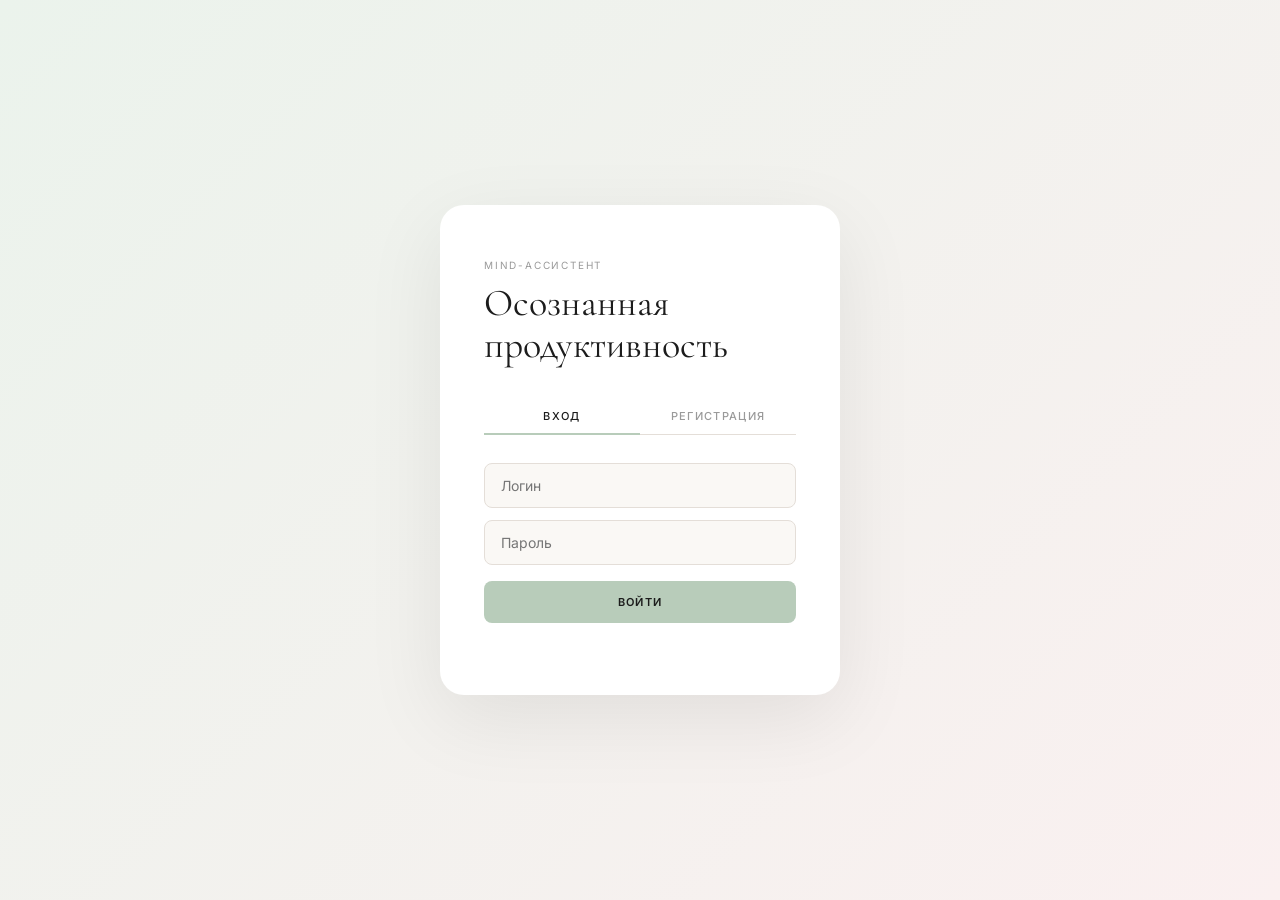
<file: index.html>
<!DOCTYPE html>
<html lang="ru">
<head>
<meta charset="UTF-8">
<meta name="viewport" content="width=device-width, initial-scale=1.0, maximum-scale=1">
<title>Mind-ассистент | Осознанная продуктивность</title>
<link href="https://fonts.googleapis.com/css2?family=Cormorant+Garamond:ital,wght@0,300;0,400;0,500;1,300;1,400&family=Inter:opsz,wght@14..32,300;400;500;600&display=swap" rel="stylesheet">
<style>
:root {
  --green:       #B8CCBA;
  --green-light: #D4E6D6;
  --green-pale:  #EBF3EC;
  --pink:        #E0BCBC;
  --pink-light:  #EED4D4;
  --pink-pale:   #FAF0F0;
  --cream:       #FAF8F5;
  --white:       #FFFFFF;
  --ink:         #1C1C1C;
  --ink-mid:     #5A5A5A;
  --ink-soft:    #9A9A9A;
  --border:      #E4DED8;
  --sidebar-bg:  #2A2E2A;
  --sidebar-txt: #E8EDE8;
  --sidebar-sub: #7A8A7A;
  --r: 14px;
  --r-sm: 8px;
  --shadow: 0 2px 20px rgba(0,0,0,0.06);
}
*,*::before,*::after{box-sizing:border-box;margin:0;padding:0}
html{height:100%}
body{min-height:100%;font-family:'Inter',sans-serif;background:var(--cream);color:var(--ink);font-size:14px;line-height:1.6;-webkit-font-smoothing:antialiased}
.hidden{display:none!important}
.screen{min-height:100dvh}

/* AUTH */
.auth-screen{display:flex;align-items:center;justify-content:center;min-height:100dvh;background:linear-gradient(135deg,var(--green-pale) 0%,var(--pink-pale) 100%);padding:24px}
.auth-card{background:var(--white);border-radius:24px;padding:52px 44px;width:100%;max-width:400px;box-shadow:0 24px 80px rgba(0,0,0,0.08)}
.auth-eyebrow{font-size:10px;letter-spacing:0.18em;text-transform:uppercase;color:var(--ink-soft);margin-bottom:10px}
.auth-card h1{font-family:'Cormorant Garamond',serif;font-size:38px;font-weight:400;line-height:1.1;margin-bottom:32px}
.auth-tabs{display:flex;border-bottom:1.5px solid var(--border);margin-bottom:28px}
.auth-tab{flex:1;padding:10px 0;border:none;background:transparent;font-family:'Inter',sans-serif;font-size:11px;letter-spacing:0.12em;text-transform:uppercase;font-weight:500;color:var(--ink-soft);cursor:pointer;border-bottom:2px solid transparent;margin-bottom:-1.5px;transition:all .18s}
.auth-tab.active{color:var(--ink);border-bottom-color:var(--green)}
.auth-form{display:none;flex-direction:column;gap:12px}
.auth-form.active{display:flex}
.auth-form input{padding:13px 16px;border:1.5px solid var(--border);border-radius:var(--r-sm);font-size:14px;font-family:'Inter',sans-serif;background:var(--cream);color:var(--ink);outline:none;transition:border-color .15s,background .15s}
.auth-form input:focus{border-color:var(--green);background:var(--white)}
.auth-form button{margin-top:4px;padding:14px;background:var(--green);color:var(--ink);border:none;border-radius:var(--r-sm);font-size:11px;font-family:'Inter',sans-serif;font-weight:600;letter-spacing:0.12em;text-transform:uppercase;cursor:pointer;transition:background .18s}
.auth-form button:hover{background:var(--green-light)}
.auth-error{font-size:12px;color:#B85555;min-height:14px;margin-top:-6px}

/* SETUP */
.setup-screen{display:flex;align-items:center;justify-content:center;min-height:100dvh;background:linear-gradient(135deg,var(--pink-pale) 0%,var(--green-pale) 100%);padding:24px}
.setup-card{background:var(--white);border-radius:24px;padding:52px 44px;width:100%;max-width:400px;box-shadow:0 24px 80px rgba(0,0,0,0.08);text-align:center}
.setup-icon{font-size:40px;display:block;margin-bottom:20px}
.setup-card h2{font-family:'Cormorant Garamond',serif;font-size:32px;font-weight:400;margin-bottom:8px;line-height:1.15}
.setup-card>p{color:var(--ink-soft);font-size:13px;margin-bottom:28px}
.setup-card .time-label{display:block;text-align:left;font-size:10px;letter-spacing:0.14em;text-transform:uppercase;font-weight:600;color:var(--ink-soft);margin-bottom:8px;margin-top:18px}
.setup-card input[type=text],.setup-card input[type=time]{display:block;width:100%;padding:13px 16px;border:1.5px solid var(--border);border-radius:var(--r-sm);font-size:15px;font-family:'Inter',sans-serif;background:var(--cream);color:var(--ink);outline:none;transition:border-color .15s;-webkit-appearance:none;appearance:none}
.setup-card input:focus{border-color:var(--green);background:var(--white)}
.setup-btn{display:block;width:100%;margin-top:28px;padding:15px;background:var(--sidebar-bg);color:var(--sidebar-txt);border:none;border-radius:var(--r-sm);font-size:11px;font-family:'Inter',sans-serif;font-weight:600;letter-spacing:0.14em;text-transform:uppercase;cursor:pointer;-webkit-tap-highlight-color:transparent;touch-action:manipulation;transition:opacity .15s}
.setup-btn:hover{opacity:.85}
.setup-btn:active{opacity:.7}

/* MAIN APP */
.main-app{display:flex;min-height:100dvh}

/* SIDEBAR */
.sidebar{width:220px;flex-shrink:0;background:var(--sidebar-bg);display:flex;flex-direction:column;padding:36px 24px;position:fixed;top:0;left:0;bottom:0;z-index:10}
.logo{margin-bottom:48px}
.logo-wordmark{font-family:'Cormorant Garamond',serif;font-size:22px;font-weight:300;color:var(--sidebar-txt);letter-spacing:0.04em;line-height:1.2}
.logo-sub{font-size:9px;letter-spacing:0.18em;text-transform:uppercase;color:var(--sidebar-sub);margin-top:4px}
.nav{display:flex;flex-direction:column;gap:2px;flex:1}
.nav-link{display:flex;align-items:center;gap:10px;padding:10px 12px;border-radius:var(--r-sm);font-size:10px;font-weight:600;letter-spacing:0.12em;text-transform:uppercase;color:var(--sidebar-sub);text-decoration:none;cursor:pointer;transition:all .15s}
.nav-link::before{content:'';width:4px;height:4px;border-radius:50%;background:var(--green);opacity:0;transition:opacity .15s;flex-shrink:0}
.nav-link:hover{color:var(--sidebar-txt)}
.nav-link.active{color:var(--sidebar-txt)}
.nav-link.active::before{opacity:1}
.sidebar-bottom{padding-top:24px;border-top:1px solid rgba(255,255,255,0.07)}
.user-chip{display:flex;align-items:center;gap:10px;margin-bottom:14px}
.user-ava{width:30px;height:30px;border-radius:50%;background:var(--green);display:flex;align-items:center;justify-content:center;font-size:12px;font-weight:700;color:var(--sidebar-bg);flex-shrink:0}
.user-name-txt{font-size:13px;font-weight:500;color:var(--sidebar-txt);overflow:hidden;text-overflow:ellipsis;white-space:nowrap}
.logout-btn{width:100%;padding:9px;background:transparent;border:1px solid rgba(255,255,255,0.1);border-radius:var(--r-sm);color:var(--sidebar-sub);font-size:9px;font-family:'Inter',sans-serif;font-weight:600;letter-spacing:0.14em;text-transform:uppercase;cursor:pointer;transition:all .15s}
.logout-btn:hover{border-color:rgba(255,255,255,0.25);color:var(--sidebar-txt)}
.daily-reminder{margin-top:16px;font-size:11px;color:var(--sidebar-sub);line-height:1.6;font-style:italic}

/* MAIN CONTENT */
.main-content{margin-left:220px;flex:1;padding:52px 56px;min-width:0}

/* PAGE HEADER */
.page-header{margin-bottom:40px;display:flex;align-items:flex-end;justify-content:space-between;border-bottom:1px solid var(--border);padding-bottom:24px}
.page-eyebrow{font-size:10px;letter-spacing:0.18em;text-transform:uppercase;color:var(--ink-soft);margin-bottom:8px}
.page-header h2{font-family:'Cormorant Garamond',serif;font-size:42px;font-weight:400;line-height:1;color:var(--ink)}
.greeting{font-size:13px;color:var(--ink-soft);text-align:right;line-height:1.5}
.greeting-name{color:var(--ink);font-weight:500}

/* PROGRESS */
.progress-block{background:var(--white);border-radius:var(--r);padding:20px 24px;margin-bottom:24px;box-shadow:var(--shadow)}
.progress-label{display:flex;justify-content:space-between;font-size:9px;font-weight:600;letter-spacing:0.14em;text-transform:uppercase;color:var(--ink-soft);margin-bottom:10px}
.progress-bar-bg{height:4px;background:var(--green-pale);border-radius:99px;overflow:hidden}
.progress-bar-fill{height:100%;background:linear-gradient(90deg,var(--green),var(--pink));border-radius:99px;transition:width .4s ease}

/* TASKS */
.tasks-list{display:flex;flex-direction:column;gap:10px;margin-bottom:20px}
.task-card{background:var(--white);border:1px solid var(--border);border-radius:var(--r);padding:20px 22px;box-shadow:var(--shadow);transition:border-color .2s}
.task-card.completed{background:var(--green-pale);border-color:var(--green)}
.task-card.completed .task-title{text-decoration:line-through;color:var(--ink-soft)}
.task-header{display:flex;align-items:center;gap:14px}
.task-check{width:18px;height:18px;accent-color:var(--green);cursor:pointer;flex-shrink:0}
.task-title{flex:1;font-size:14px;font-weight:500}
.delete-task-btn{background:none;border:none;color:var(--border);cursor:pointer;font-size:16px;padding:4px;border-radius:4px;transition:color .15s;line-height:1}
.delete-task-btn:hover{color:#C05050}
.task-reward-input{display:block;width:100%;margin-top:14px;padding:10px 14px;border:1.5px solid var(--border);border-radius:var(--r-sm);font-size:12px;font-family:'Inter',sans-serif;color:var(--ink);background:var(--cream);outline:none;transition:border-color .15s,background .15s}
.task-reward-input:focus{border-color:var(--pink);background:var(--white)}
.task-reward-input.has-value{background:var(--pink-pale);border-color:var(--pink)}

/* ADD TASK */
.add-task-form{display:flex;gap:10px;margin-top:8px}
.add-task-form input{flex:1;padding:12px 16px;border:1.5px solid var(--border);border-radius:var(--r-sm);font-size:14px;font-family:'Inter',sans-serif;background:var(--white);color:var(--ink);outline:none;transition:border-color .15s;box-shadow:var(--shadow)}
.add-task-form input:focus{border-color:var(--green)}
.add-task-form input:disabled{opacity:.35}
.add-task-form button{padding:12px 20px;background:var(--sidebar-bg);color:var(--sidebar-txt);border:none;border-radius:var(--r-sm);font-size:10px;font-weight:600;font-family:'Inter',sans-serif;letter-spacing:0.12em;text-transform:uppercase;cursor:pointer;white-space:nowrap;transition:opacity .15s}
.add-task-form button:hover{opacity:.82}
.add-task-form button:disabled{opacity:.35;cursor:not-allowed}
.task-limit-note{text-align:center;font-size:11px;color:var(--ink-soft);margin-top:12px;letter-spacing:0.04em}
.task-limit-warn{color:#B85555}

/* EMPTY */
.empty-state{text-align:center;padding:64px 40px;background:var(--white);border-radius:var(--r);box-shadow:var(--shadow);margin-bottom:20px}
.empty-emoji{font-size:48px;display:block;margin-bottom:16px}
.empty-state p{color:var(--ink-soft);font-size:13px;margin-bottom:4px}
.empty-state p:first-of-type{font-family:'Cormorant Garamond',serif;font-size:22px;color:var(--ink);margin-bottom:8px}

/* STATS */
.stats-grid{display:grid;grid-template-columns:repeat(auto-fill,minmax(130px,1fr));gap:12px;margin-bottom:24px}
.stat-card{background:var(--white);border-radius:var(--r);padding:24px 18px;box-shadow:var(--shadow);text-align:center}
.stat-number{font-family:'Cormorant Garamond',serif;font-size:40px;font-weight:400;color:var(--ink);line-height:1;margin-bottom:8px}
.stat-label{font-size:9px;color:var(--ink-soft);text-transform:uppercase;letter-spacing:0.14em;font-weight:600}

/* REWARDS */
.rewards-list{display:flex;flex-direction:column;gap:12px}
.reward-item{background:var(--white);border:1px solid var(--border);border-radius:var(--r);padding:22px 24px;box-shadow:var(--shadow)}
.reward-item.claimed{background:var(--green-pale);border-color:var(--green)}
.reward-task-name{font-size:15px;font-weight:600;margin-bottom:6px}
.reward-status-badge{display:inline-block;font-size:9px;padding:3px 10px;border-radius:20px;font-weight:700;letter-spacing:0.1em;text-transform:uppercase;margin-bottom:14px}
.badge-done{background:var(--green-light);color:#2E6040}
.badge-pending{background:var(--pink-light);color:#8B4040}
.reward-value{font-size:13px;padding:12px 14px;background:var(--cream);border-radius:var(--r-sm);margin-bottom:14px;color:var(--ink-mid)}
.reward-claim-label{display:flex;align-items:center;gap:10px;cursor:pointer;font-size:13px;font-weight:500}
.reward-claim-check{width:17px;height:17px;accent-color:var(--green);cursor:pointer}

/* REST */
.rest-card{background:var(--white);border-radius:var(--r);padding:64px 48px;box-shadow:var(--shadow);text-align:center}
.rest-tip-label{font-size:9px;letter-spacing:0.18em;text-transform:uppercase;color:var(--ink-soft);margin-bottom:24px}
.rest-quote{font-family:'Cormorant Garamond',serif;font-size:32px;font-style:italic;font-weight:300;color:var(--ink);margin:0 auto 28px;max-width:480px;line-height:1.4}
.rest-sub{font-size:13px;color:var(--ink-soft);line-height:1.8;margin-bottom:40px}
.rest-deco{display:flex;justify-content:center;gap:8px}
.rest-dot{width:6px;height:6px;border-radius:50%}
.rest-dot:nth-child(1){background:var(--green)}
.rest-dot:nth-child(2){background:var(--pink)}
.rest-dot:nth-child(3){background:var(--green-light)}

/* NOTIF PROMPT */
.notification-prompt{position:fixed;bottom:24px;left:50%;transform:translateX(-50%);z-index:100;width:calc(100% - 48px);max-width:420px}
.notification-card{background:var(--sidebar-bg);color:var(--sidebar-txt);border-radius:var(--r);padding:20px 24px;box-shadow:0 12px 48px rgba(0,0,0,0.3);display:flex;flex-wrap:wrap;align-items:center;gap:12px}
.notification-card p{flex:1;font-size:13px;min-width:160px}
.notification-card button{padding:9px 16px;border-radius:var(--r-sm);font-size:10px;font-weight:700;letter-spacing:0.1em;text-transform:uppercase;cursor:pointer;font-family:'Inter',sans-serif;border:none;transition:opacity .15s}
#allowNotificationsBtn{background:var(--green);color:var(--ink)}
#denyNotificationsBtn{background:transparent;color:var(--sidebar-sub);border:1px solid rgba(255,255,255,0.12)!important}

/* MOBILE TOPBAR */
.mobile-topbar{display:none!important}
.mobile-topbar-user{display:flex;align-items:center;gap:10px}
.mobile-topbar-name{font-size:13px;font-weight:500;color:var(--sidebar-txt)}
.mobile-logout-btn{padding:7px 14px;background:transparent;border:1px solid rgba(255,255,255,0.15);border-radius:var(--r-sm);color:var(--sidebar-sub);font-size:9px;font-family:'Inter',sans-serif;font-weight:600;letter-spacing:0.12em;text-transform:uppercase;cursor:pointer;transition:all .15s}
.mobile-logout-btn:hover{color:var(--sidebar-txt)}

/* MOBILE HEADER */
.mobile-header{display:none!important}
.mobile-logo{font-family:'Cormorant Garamond',serif;font-size:20px;font-weight:300;letter-spacing:0.04em}
.hamburger{width:32px;height:32px;background:transparent;border:none;cursor:pointer;display:flex;flex-direction:column;justify-content:center;gap:5px;padding:4px}
.hamburger span{display:block;height:1.5px;background:var(--sidebar-txt);border-radius:2px}
.sidebar-overlay{display:none;position:fixed;inset:0;background:rgba(0,0,0,0.45);z-index:30}
.sidebar-overlay.open{display:block}
.mobile-bottom-nav{display:none}

@media(max-width:768px){
  .sidebar{display:none!important}
  .sidebar-overlay{display:none!important}
  .main-content{margin-left:0!important;padding:20px 20px 100px;width:100%}

  .page-header{flex-direction:column;align-items:flex-start;gap:8px}
  .greeting{text-align:left}
  .page-header h2{font-size:32px}
  .stats-grid{grid-template-columns:repeat(2,1fr)}
  .add-task-form{flex-direction:column}
  .add-task-form button{width:100%}
  .auth-card,.setup-card{padding:36px 24px}
  .mobile-bottom-nav{display:flex;position:fixed;bottom:0;left:0;right:0;background:var(--sidebar-bg);padding:8px 0 max(10px,env(safe-area-inset-bottom));justify-content:space-around;z-index:20;border-top:1px solid rgba(255,255,255,0.06)}
  .mobile-nav-btn{display:flex;flex-direction:column;align-items:center;gap:3px;background:none;border:none;cursor:pointer;color:var(--sidebar-sub);font-family:'Inter',sans-serif;font-size:9px;font-weight:600;letter-spacing:0.1em;text-transform:uppercase;padding:4px 12px;-webkit-tap-highlight-color:transparent;touch-action:manipulation;transition:color .15s}
  .mobile-nav-btn .nav-icon{font-size:20px;margin-bottom:1px}
  .mobile-nav-btn.active{color:var(--green)}
}
</style>
</head>
<body>
<div id="app">

<div id="authScreen" class="screen auth-screen">
  <div class="auth-card">
    <p class="auth-eyebrow">mind-ассистент</p>
    <h1>Осознанная<br>продуктивность</h1>
    <div class="auth-tabs">
      <button class="auth-tab active" data-tab="login">Вход</button>
      <button class="auth-tab" data-tab="register">Регистрация</button>
    </div>
    <div id="loginForm" class="auth-form active">
      <input type="text" id="loginUsername" placeholder="Логин" autocomplete="username">
      <input type="password" id="loginPassword" placeholder="Пароль" autocomplete="current-password">
      <button id="doLoginBtn">Войти</button>
      <p class="auth-error" id="loginError"></p>
    </div>
    <div id="registerForm" class="auth-form">
      <input type="text" id="regUsername" placeholder="Логин" autocomplete="username">
      <input type="email" id="regEmail" placeholder="Email" autocomplete="email">
      <input type="password" id="regPassword" placeholder="Пароль" autocomplete="new-password">
      <button id="doRegisterBtn">Зарегистрироваться</button>
      <p class="auth-error" id="regError"></p>
    </div>
  </div>
</div>

<div id="nameSetupScreen" class="screen setup-screen hidden">
  <div class="setup-card">
    <span class="setup-icon">👋</span>
    <h2>Как к вам обращаться?</h2>
    <p>Введите ваше имя — мы будем использовать его в приложении</p>
    <input type="text" id="userNameInput" placeholder="Например: Алеся" autocomplete="given-name">
    <button class="setup-btn" id="saveNameBtn">Продолжить</button>
  </div>
</div>

<div id="notificationsSetupScreen" class="screen setup-screen hidden">
  <div class="setup-card">
    <span class="setup-icon">🔔</span>
    <h2>Настройка напоминаний</h2>
    <p>Выберите удобное время для уведомлений</p>
    <span class="time-label">Утреннее напоминание</span>
    <input type="time" id="morningTime" value="09:00">
    <span class="time-label">Вечернее напоминание</span>
    <input type="time" id="eveningTime" value="20:00">
    <button class="setup-btn" id="saveNotificationsBtn">Сохранить и начать</button>
  </div>
</div>

<div id="mainApp" class="screen main-app hidden">
  <aside class="sidebar">
    <div class="logo">
      <div class="logo-wordmark">Mind</div>
      <div class="logo-sub">Осознанная продуктивность</div>
    </div>
    <nav class="nav">
      <a class="nav-link active" data-page="planner" href="#">📋 Планер</a>
      <a class="nav-link" data-page="progress" href="#">📊 Прогресс</a>
      <a class="nav-link" data-page="rewards" href="#">🏆 Награды</a>
      <a class="nav-link" data-page="rest" href="#">🌿 Отдых</a>
    </nav>
    <div class="sidebar-bottom">
      <div class="user-chip">
        <div class="user-ava" id="userAvatar">?</div>
        <span class="user-name-txt" id="userNameDisplay"></span>
      </div>
      <button class="logout-btn" id="logoutBtn">Выйти</button>
      <p class="daily-reminder" id="dailyReminder"></p>
    </div>
  </aside>
  <div class="mobile-topbar" id="mobileTopbar">
    <div class="mobile-topbar-user">
      <div class="user-ava" id="mobileUserAvatar">?</div>
      <span class="mobile-topbar-name" id="mobileUserName"></span>
    </div>
    <button id="mobileLogoutBtn" class="mobile-logout-btn">Выйти</button>
  </div>
  <main class="main-content" id="mainContent"></main>
  <nav class="mobile-bottom-nav">
    <button class="mobile-nav-btn active" data-page="planner"><span class="nav-icon">📋</span>Планер</button>
    <button class="mobile-nav-btn" data-page="progress"><span class="nav-icon">📊</span>Прогресс</button>
    <button class="mobile-nav-btn" data-page="rewards"><span class="nav-icon">🏆</span>Награды</button>
    <button class="mobile-nav-btn" data-page="rest"><span class="nav-icon">🌿</span>Отдых</button>
  </nav>
</div>
</div>

<div id="notificationPermission" class="notification-prompt hidden">
  <div class="notification-card">
    <p>🔔 Получать утренние и вечерние напоминания?</p>
    <button id="allowNotificationsBtn">Разрешить</button>
    <button id="denyNotificationsBtn">Не сейчас</button>
  </div>
</div>

<script>
// STORE
var users = JSON.parse(localStorage.getItem('mind_users') || '[]');
var currentUser = JSON.parse(localStorage.getItem('mind_currentUser') || 'null');

function saveUsers(){ localStorage.setItem('mind_users', JSON.stringify(users)); }
function saveCurrentUser(){
  localStorage.setItem('mind_currentUser', JSON.stringify(currentUser));
  var idx = users.findIndex(function(u){ return u.id === currentUser.id; });
  if(idx !== -1){ users[idx] = currentUser; saveUsers(); }
}

function showScreen(id){
  document.querySelectorAll('.screen').forEach(function(s){ s.classList.add('hidden'); });
  var el = document.getElementById(id);
  if(el) el.classList.remove('hidden');
}

// AUTH TABS
document.querySelectorAll('.auth-tab').forEach(function(tab){
  tab.addEventListener('click', function(){
    document.querySelectorAll('.auth-tab').forEach(function(t){ t.classList.remove('active'); });
    tab.classList.add('active');
    document.querySelectorAll('.auth-form').forEach(function(f){ f.classList.remove('active'); });
    var form = document.getElementById(tab.dataset.tab + 'Form');
    if(form) form.classList.add('active');
  });
});

function register(u, e, p){
  if(users.find(function(x){ return x.username === u; })){
    document.getElementById('regError').textContent = 'Пользователь уже существует';
    return false;
  }
  users.push({ id: Date.now(), username: u, email: e, password: p,
    name: '', isProfileSetup: false,
    notificationTimeMorning: '09:00', notificationTimeEvening: '20:00',
    tasks: [], claimedRewards: [] });
  saveUsers();
  return true;
}

function login(u, p){
  var user = users.find(function(x){ return x.username === u && x.password === p; });
  if(!user){ document.getElementById('loginError').textContent = 'Неверный логин или пароль'; return false; }
  currentUser = user;
  saveCurrentUser();
  return true;
}

// ONBOARDING — только при первой регистрации
function afterLogin(){
  if(!currentUser.name) showScreen('nameSetupScreen');
  else if(!currentUser.isProfileSetup) showScreen('notificationsSetupScreen');
  else startMainApp();
}

// NOTIFICATIONS
function requestNotifications(){
  Notification.requestPermission().then(function(p){
    if(p === 'granted') scheduleNotifications();
    document.getElementById('notificationPermission').classList.add('hidden');
  });
}

function scheduleNotifications(){
  if(!currentUser || Notification.permission !== 'granted') return;
  function at(time, title, body){
    var now = new Date();
    var parts = time.split(':').map(Number);
    var t = new Date(now.getFullYear(), now.getMonth(), now.getDate(), parts[0], parts[1]);
    if(t <= now) t.setDate(t.getDate() + 1);
    setTimeout(function(){ if(Notification.permission === 'granted') new Notification(title, { body: body }); }, t - now);
  }
  at(currentUser.notificationTimeMorning, 'Доброе утро!', currentUser.name + ', выбери три задачи на день.');
  at(currentUser.notificationTimeEvening, 'Время отдохнуть!', currentUser.name + ', ты отлично поработала!');
}

// TASKS
var MAX = 3;

function addTask(title){
  if(!title.trim()) return;
  if(currentUser.tasks.length >= MAX){ alert('Максимум 3 задачи в день!'); return; }
  currentUser.tasks.push({ id: Date.now(), title: title.trim(), completed: false, reward: '' });
  saveCurrentUser(); renderPlanner();
}

function toggleTask(id){
  var t = currentUser.tasks.find(function(t){ return t.id === id; });
  if(t){ t.completed = !t.completed; saveCurrentUser(); renderPlanner(); }
}

function updateTaskReward(id, val){
  var t = currentUser.tasks.find(function(t){ return t.id === id; });
  if(t){ t.reward = val; saveCurrentUser(); }
}

function deleteTask(id){
  if(!confirm('Удалить задачу?')) return;
  currentUser.tasks = currentUser.tasks.filter(function(t){ return t.id !== id; });
  currentUser.claimedRewards = (currentUser.claimedRewards || []).filter(function(r){ return r !== id; });
  saveCurrentUser(); renderCurrentPage();
}

function toggleRewardClaim(id){
  var t = currentUser.tasks.find(function(t){ return t.id === id; });
  if(!t || !(t.reward || '').trim()){ alert('Сначала пропишите награду в разделе «Планер»'); return; }
  if(!currentUser.claimedRewards) currentUser.claimedRewards = [];
  if(currentUser.claimedRewards.includes(id)){
    currentUser.claimedRewards = currentUser.claimedRewards.filter(function(r){ return r !== id; });
  } else {
    currentUser.claimedRewards.push(id);
    alert('Поздравляю! Ты получила награду: ' + t.reward);
  }
  saveCurrentUser(); renderRewards();
}

function esc(s){
  var d = document.createElement('div'); d.textContent = s || ''; return d.innerHTML;
}

// RENDER
function renderPlanner(){
  var c = document.getElementById('mainContent');
  if(!c) return;
  var done = currentUser.tasks.filter(function(t){ return t.completed; }).length;
  var pct = currentUser.tasks.length ? Math.round(done / currentUser.tasks.length * 100) : 0;
  var left = MAX - currentUser.tasks.length;
  var name = currentUser.name || currentUser.username;

  var tasksHtml;
  if(currentUser.tasks.length === 0){
    tasksHtml = '<div class="empty-state"><span class="empty-emoji">📝</span><p>Задач пока нет</p><p>Добавьте первую задачу ниже — до ' + MAX + ' в день</p></div>';
  } else {
    tasksHtml = '<div class="tasks-list">' + currentUser.tasks.map(function(t){
      return '<div class="task-card' + (t.completed ? ' completed' : '') + '">' +
        '<div class="task-header">' +
        '<input type="checkbox" class="task-check" data-id="' + t.id + '"' + (t.completed ? ' checked' : '') + '>' +
        '<span class="task-title">' + esc(t.title) + '</span>' +
        '<button class="delete-task-btn" data-id="' + t.id + '">✕</button>' +
        '</div>' +
        '<input type="text" class="task-reward-input' + ((t.reward || '').trim() ? ' has-value' : '') + '" placeholder="Моя награда за эту задачу…" value="' + esc(t.reward) + '" data-id="' + t.id + '">' +
        '</div>';
    }).join('') + '</div>';
  }

  c.innerHTML = '<div class="page-header"><div class="page-header-left"><p class="page-eyebrow">сегодня</p><h2>Планер дня</h2></div><div class="greeting"><span class="greeting-name">' + esc(name) + '</span><br>' + (left > 0 ? 'осталось ' + left + ' из ' + MAX + ' задач' : 'лимит на сегодня исчерпан') + '</div></div>' +
    '<div class="progress-block"><div class="progress-label"><span>Прогресс</span><span>' + pct + '%</span></div><div class="progress-bar-bg"><div class="progress-bar-fill" style="width:' + pct + '%"></div></div></div>' +
    tasksHtml +
    '<div class="add-task-form"><input type="text" id="newTaskTitle" placeholder="Новая задача…"' + (left <= 0 ? ' disabled' : '') + '><button id="addTaskBtn"' + (left <= 0 ? ' disabled' : '') + '>Добавить</button></div>' +
    '<p class="task-limit-note' + (left <= 0 ? ' task-limit-warn' : '') + '">' + (left <= 0 ? 'Завтра будет новый день!' : 'Можно добавить ещё ' + left + ' задачу') + '</p>';

  c.querySelectorAll('.task-check').forEach(function(cb){
    cb.addEventListener('change', function(e){ toggleTask(+e.target.dataset.id); });
  });
  c.querySelectorAll('.task-reward-input').forEach(function(inp){
    inp.addEventListener('input', function(e){ inp.classList.toggle('has-value', !!e.target.value.trim()); });
    inp.addEventListener('change', function(e){ updateTaskReward(+e.target.dataset.id, e.target.value); });
  });
  c.querySelectorAll('.delete-task-btn').forEach(function(btn){
    btn.addEventListener('click', function(e){ deleteTask(+e.target.dataset.id); });
  });
  var addBtn = document.getElementById('addTaskBtn');
  var inp = document.getElementById('newTaskTitle');
  if(addBtn && inp){
    addBtn.addEventListener('click', function(){ addTask(inp.value); inp.value = ''; });
    inp.addEventListener('keydown', function(e){ if(e.key === 'Enter'){ addTask(inp.value); inp.value = ''; } });
  }
}

function renderProgress(){
  var c = document.getElementById('mainContent');
  if(!c) return;
  var total = currentUser.tasks.length;
  var done = currentUser.tasks.filter(function(t){ return t.completed; }).length;
  var pct = total ? Math.round(done / total * 100) : 0;
  var rewFilled = currentUser.tasks.filter(function(t){ return (t.reward || '').trim(); }).length;
  var claimed = (currentUser.claimedRewards || []).length;
  c.innerHTML = '<div class="page-header"><div class="page-header-left"><p class="page-eyebrow">статистика</p><h2>Прогресс</h2></div></div>' +
    '<div class="stats-grid">' +
    '<div class="stat-card"><div class="stat-number">' + total + '/' + MAX + '</div><div class="stat-label">Задач сегодня</div></div>' +
    '<div class="stat-card"><div class="stat-number">' + done + '</div><div class="stat-label">Выполнено</div></div>' +
    '<div class="stat-card"><div class="stat-number">' + pct + '%</div><div class="stat-label">Эффективность</div></div>' +
    '<div class="stat-card"><div class="stat-number">' + rewFilled + '</div><div class="stat-label">Наград назначено</div></div>' +
    '<div class="stat-card"><div class="stat-number">' + claimed + '</div><div class="stat-label">Наград получено</div></div>' +
    '</div>' +
    '<div class="progress-block"><div class="progress-label"><span>Общий прогресс</span><span>' + pct + '%</span></div><div class="progress-bar-bg"><div class="progress-bar-fill" style="width:' + pct + '%"></div></div></div>';
}

function renderRewards(){
  var c = document.getElementById('mainContent');
  if(!c) return;
  var tasks = currentUser.tasks.filter(function(t){ return (t.reward || '').trim(); });
  if(!tasks.length){
    c.innerHTML = '<div class="page-header"><div class="page-header-left"><p class="page-eyebrow">мотивация</p><h2>Награды</h2></div></div>' +
      '<div class="empty-state"><span class="empty-emoji">🎁</span><p>Наград пока нет</p><p>Добавь награду к каждой задаче в разделе «Планер»</p></div>';
    return;
  }
  c.innerHTML = '<div class="page-header"><div class="page-header-left"><p class="page-eyebrow">мотивация</p><h2>Награды</h2></div></div>' +
    '<div class="rewards-list">' + tasks.map(function(t){
      var cl = (currentUser.claimedRewards || []).includes(t.id);
      return '<div class="reward-item' + (cl ? ' claimed' : '') + '">' +
        '<div class="reward-task-name">' + esc(t.title) + '</div>' +
        '<span class="reward-status-badge ' + (t.completed ? 'badge-done' : 'badge-pending') + '">' + (t.completed ? '✓ Выполнено' : '● В процессе') + '</span>' +
        '<div class="reward-value">🎁 ' + esc(t.reward) + '</div>' +
        '<label class="reward-claim-label">' +
        '<input type="checkbox" class="reward-claim-check" data-id="' + t.id + '"' + (cl ? ' checked' : '') + (!t.completed ? ' disabled' : '') + '>' +
        '<span>' + (cl ? 'Награда получена!' : 'Забрать награду') + '</span></label>' +
        (!t.completed ? '<p style="font-size:11px;color:#B85555;margin-top:8px">Сначала выполните задачу</p>' : '') +
        '</div>';
    }).join('') + '</div>';
  c.querySelectorAll('.reward-claim-check').forEach(function(cb){
    cb.addEventListener('change', function(e){ if(!cb.disabled) toggleRewardClaim(+e.target.dataset.id); });
  });
}

var REST_TIPS = [
  "Подыши свежим воздухом 5 минут","Выпей чай без телефона",
  "Сделай лёгкую растяжку","Послушай любимую музыку",
  "Ничего не делай — это тоже отдых","Почитай книгу 15 минут",
  "Прогуляйся вокруг дома","Сделай самомассаж",
  "Посмотри на небо","Зажги ароматическую свечу",
  "Нарисуй что-нибудь просто так","Напиши три приятных события дня"
];

function renderRest(){
  var c = document.getElementById('mainContent');
  if(!c) return;
  var now = new Date();
  var tip = REST_TIPS[Math.floor((now - new Date(now.getFullYear(),0,0)) / 86400000) % REST_TIPS.length];
  c.innerHTML = '<div class="page-header"><div class="page-header-left"><p class="page-eyebrow">практика</p><h2>Отдых</h2></div></div>' +
    '<div class="rest-card">' +
    '<p class="rest-tip-label">Совет дня</p>' +
    '<div class="rest-quote">"' + tip + '"</div>' +
    '<p class="rest-sub">Ты сделала достаточно за сегодня.<br>Отдыхай без чувства вины.</p>' +
    '<div class="rest-deco"><div class="rest-dot"></div><div class="rest-dot"></div><div class="rest-dot"></div></div>' +
    '</div>';
}

function renderCurrentPage(){
  var active = document.querySelector('.nav-link.active') || document.querySelector('.mobile-nav-btn.active');
  var page = (active && active.dataset.page) || 'planner';
  if(page === 'planner') renderPlanner();
  else if(page === 'progress') renderProgress();
  else if(page === 'rewards') renderRewards();
  else if(page === 'rest') renderRest();
}

// NAV
function switchPage(page){
  document.querySelectorAll('.nav-link').forEach(function(l){ l.classList.toggle('active', l.dataset.page === page); });
  document.querySelectorAll('.mobile-nav-btn').forEach(function(b){ b.classList.toggle('active', b.dataset.page === page); });
  renderCurrentPage();
}

function setupNavigation(){
  document.querySelectorAll('.nav-link').forEach(function(link){
    link.addEventListener('click', function(e){ e.preventDefault(); switchPage(link.dataset.page); });
  });
  document.querySelectorAll('.mobile-nav-btn').forEach(function(btn){
    btn.addEventListener('click', function(){ switchPage(btn.dataset.page); });
  });
}

function openSidebar(){} function closeSidebar(){}

function startMainApp(){
  showScreen('mainApp');
  setupNavigation();
  // ФИКС: рендер после показа экрана
  requestAnimationFrame(function(){ renderCurrentPage(); });
  var name = currentUser.name || currentUser.username;
  document.getElementById('userNameDisplay').textContent = name;
  document.getElementById('userAvatar').textContent = name.charAt(0).toUpperCase();
  var mobileAva = document.getElementById('mobileUserAvatar');
  var mobileName = document.getElementById('mobileUserName');
  if(mobileAva) mobileAva.textContent = name.charAt(0).toUpperCase();
  if(mobileName) mobileName.textContent = name;
  var mobileLogout = document.getElementById('mobileLogoutBtn');
  if(mobileLogout){
    mobileLogout.onclick = function(){
      currentUser = null;
      localStorage.removeItem('mind_currentUser');
      showScreen('authScreen');
    };
  }
  var h = new Date().getHours();
  var rem = document.getElementById('dailyReminder');
  if(rem){
    if(h < 12) rem.textContent = '☀️ Доброе утро! Выбери три задачи';
    else if(h < 18) rem.textContent = '🌤 Хорошего дня! Держи фокус';
    else rem.textContent = '🌙 Отличная работа! Пора отдохнуть';
  }
  if(Notification.permission === 'default'){
    document.getElementById('notificationPermission').classList.remove('hidden');
  } else if(Notification.permission === 'granted'){
    scheduleNotifications();
  }
}

// HANDLERS
document.getElementById('doLoginBtn').addEventListener('click', function(){
  var u = document.getElementById('loginUsername').value;
  var p = document.getElementById('loginPassword').value;
  document.getElementById('loginError').textContent = '';
  if(login(u, p)) afterLogin();
});

document.getElementById('doRegisterBtn').addEventListener('click', function(){
  var u = document.getElementById('regUsername').value;
  var e = document.getElementById('regEmail').value;
  var p = document.getElementById('regPassword').value;
  document.getElementById('regError').textContent = '';
  if(register(u, e, p)){
    ['regUsername','regEmail','regPassword'].forEach(function(id){ document.getElementById(id).value = ''; });
    document.querySelector('.auth-tab[data-tab="login"]').click();
  }
});

document.getElementById('saveNameBtn').addEventListener('click', function(){
  var name = document.getElementById('userNameInput').value.trim();
  if(!name){ alert('Пожалуйста, введите ваше имя'); return; }
  currentUser.name = name;
  saveCurrentUser();
  showScreen('notificationsSetupScreen');
});

// ГЛАВНЫЙ ФИКС кнопки сохранить на мобиле
(function(){
  var btn = document.getElementById('saveNotificationsBtn');
  var fired = false;
  function doSave(e){
    e.preventDefault();
    if(fired) return;
    fired = true;
    setTimeout(function(){ fired = false; }, 800);
    var morning = document.getElementById('morningTime').value || '09:00';
    var evening = document.getElementById('eveningTime').value || '20:00';
    currentUser.notificationTimeMorning = morning;
    currentUser.notificationTimeEvening = evening;
    currentUser.isProfileSetup = true;
    saveCurrentUser();
    scheduleNotifications();
    startMainApp();
  }
  btn.addEventListener('click', doSave);
})();

document.getElementById('logoutBtn').addEventListener('click', function(){
  currentUser = null;
  localStorage.removeItem('mind_currentUser');
  showScreen('authScreen');
});

document.getElementById('allowNotificationsBtn').addEventListener('click', requestNotifications);
document.getElementById('denyNotificationsBtn').addEventListener('click', function(){
  document.getElementById('notificationPermission').classList.add('hidden');
});

// hamburger removed
// overlay removed

// INIT
if(currentUser){ afterLogin(); } else { showScreen('authScreen'); }
</script>
</body>
</html>
</file>
